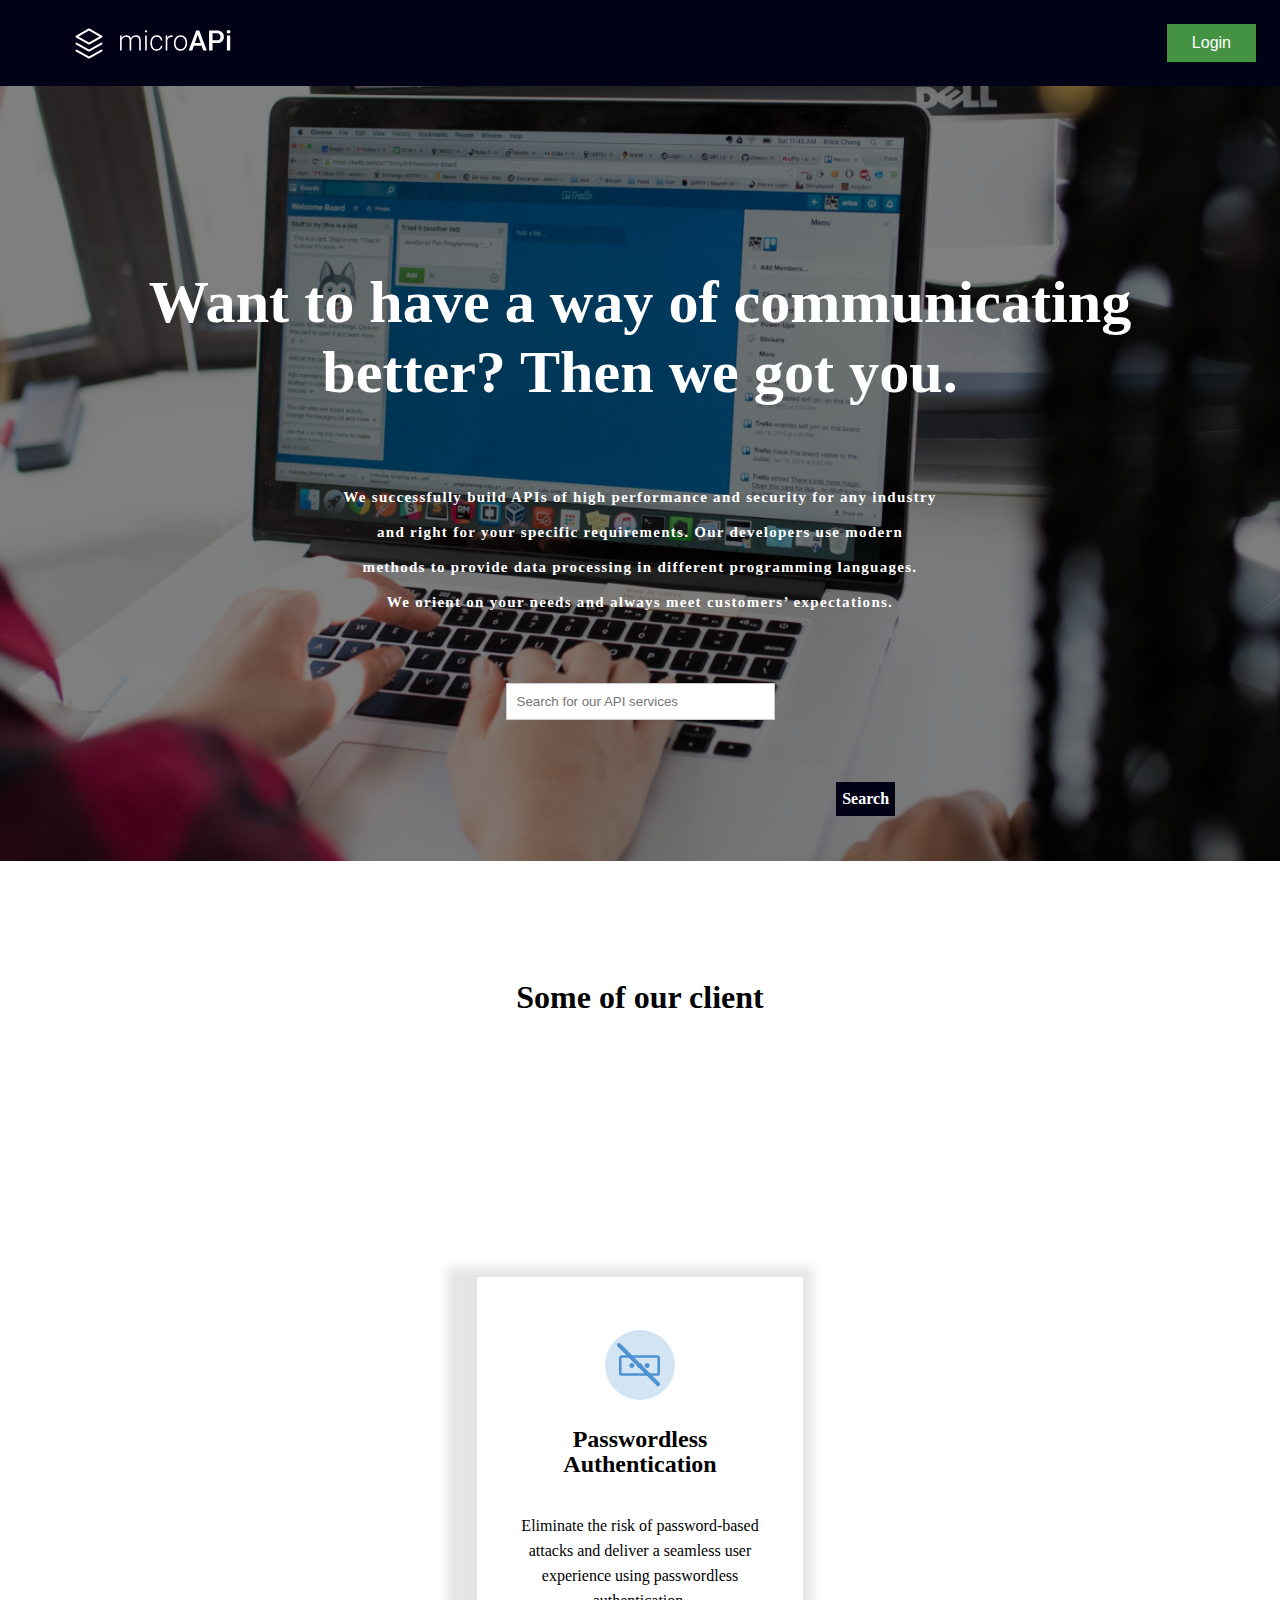
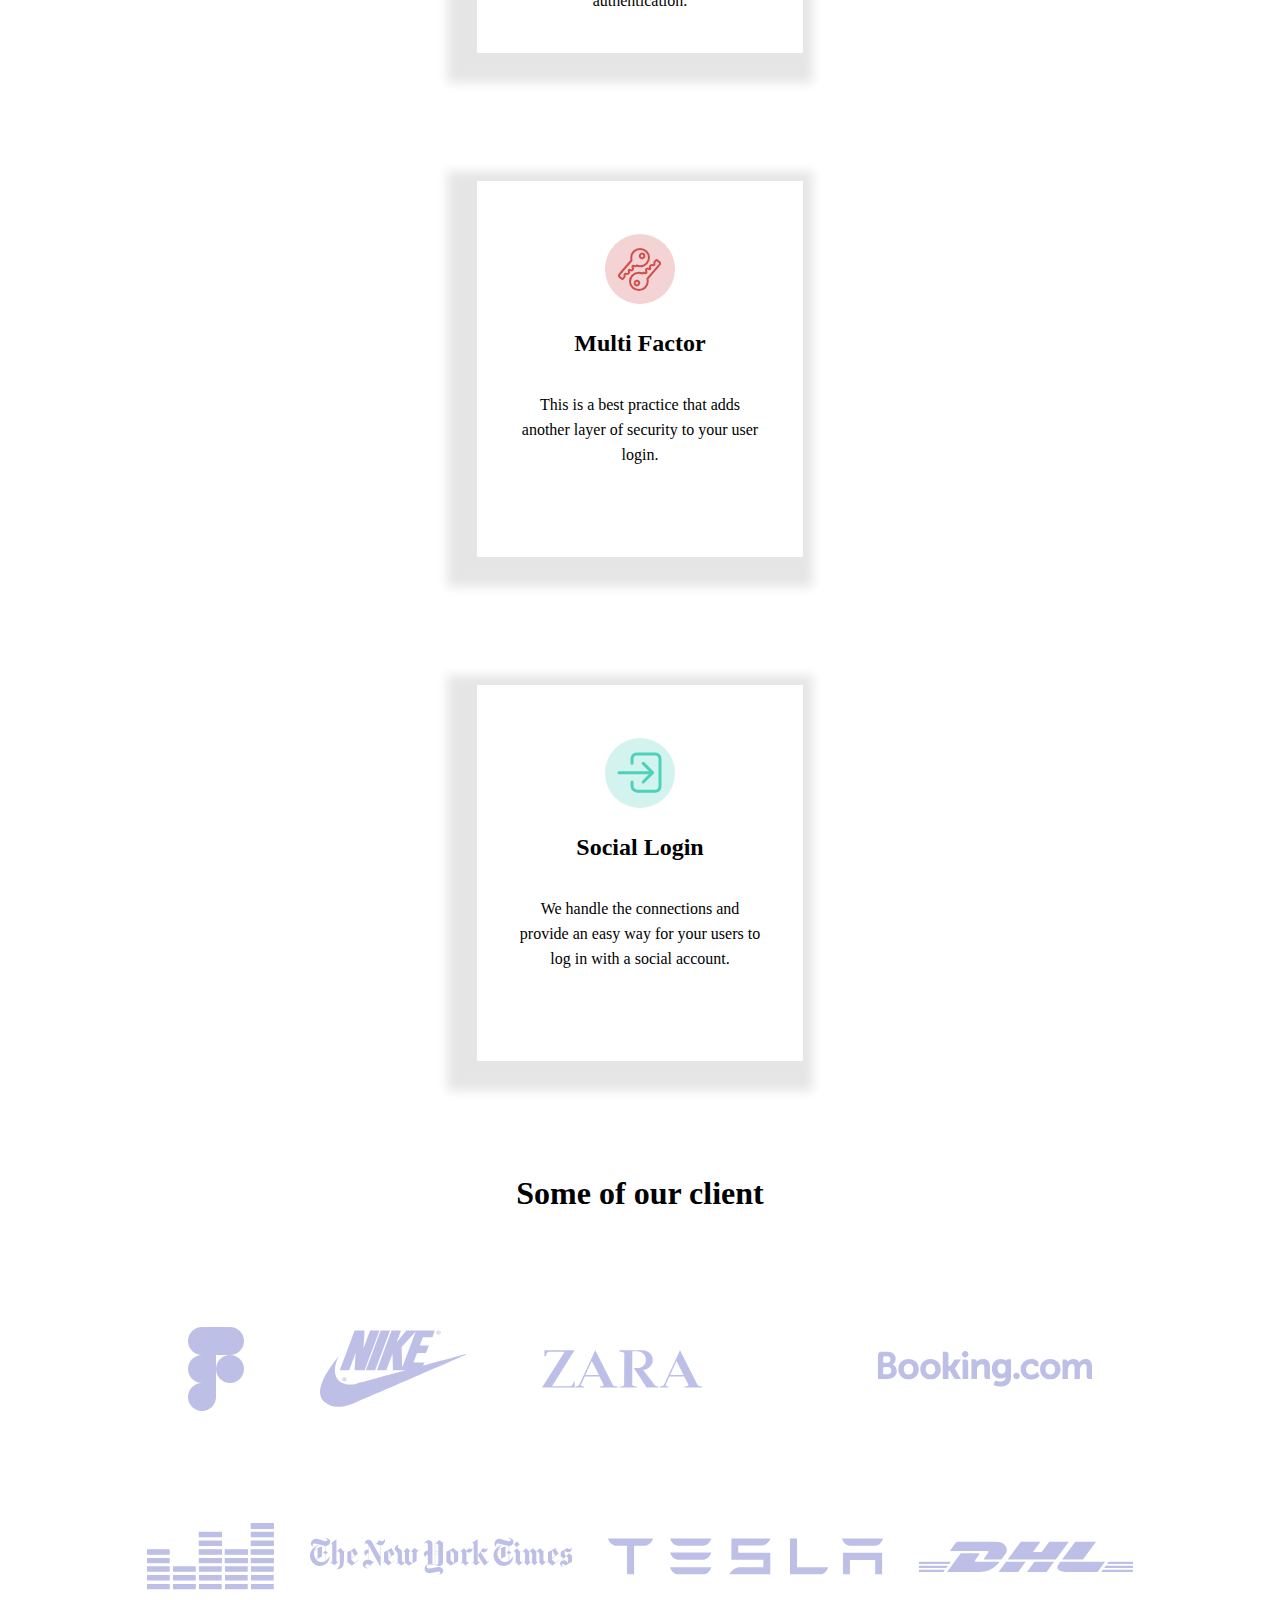
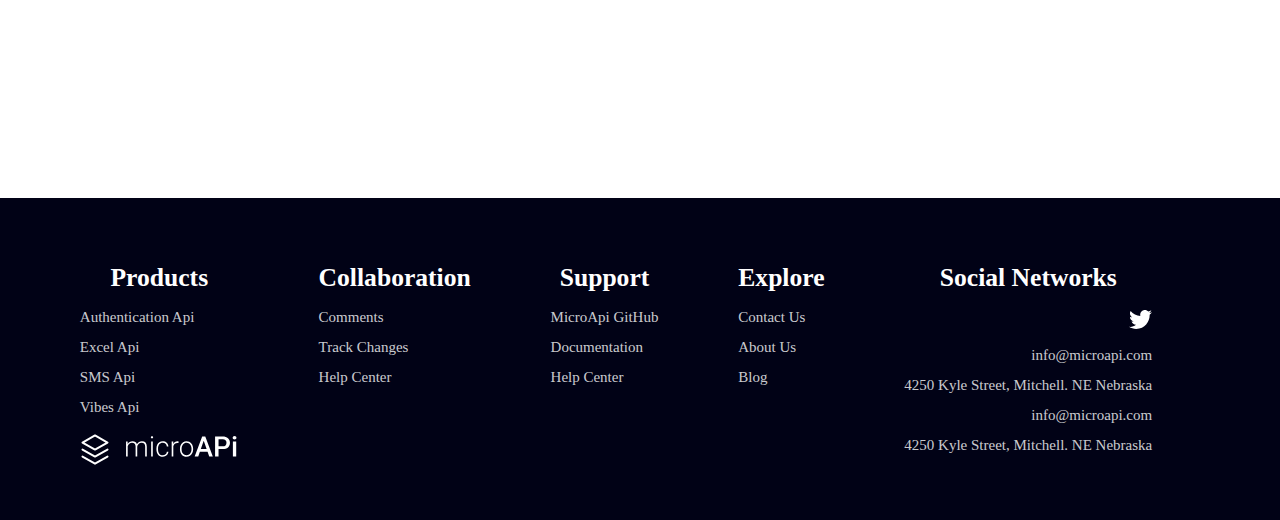
<file: index.html>
<!DOCTYPE html>
<html lang="en">
  <head>
    <meta charset="UTF-8" />
    <meta http-equiv="X-UA-Compatible" content="IE=edge" />
    <meta name="viewport" content="width=device-width, initial-scale=1.0" />
   
    <link rel="stylesheet" href="css/style.css" />
    <title>Micro Api</title>
  </head>
  <body>
    <header>
      <div class="head">
        <img src="image/logo (1).svg" alt="micro Api" />
        <div class="column">
          <p>Home</p>
          <p>Dashboard</p>
          <p>Contact us</p>
          <p>Sign up</p>
          <button>Login</button>
        </div>
      </div>
      <div class="photodune">
        <h1>Want to have a way of communicating <br> better? Then we got you.</h1>
        <br>
        <p>
          We successfully build APIs of high performance and security for any
          industry <br />
          and right for your specific requirements. Our developers use modern
          <br />
          methods to provide data processing in different programming languages.
          <br />
          We orient on your needs and always meet customers’ expectations.
        </p>
        <div class="input">
        <input
          type="text"
          placeholder="Search for our API services"
          name="search"
          search
        />
      </div>
     
        <button" class="search">Search</button>
      
      </div>
      
    </header>
    <main>
      <div class="micro">
        <h1>Some of our client</h1>

        <div class="box-container">
          <div class="box-card">
            <img src="image/Group 42.svg" alt="" />
            <h2>
              Passwordless <br />
              Authentication
            </h2>
            <p>
              Eliminate the risk of password-based <br />
              attacks and deliver a seamless user <br />
              experience using passwordless <br />
              authentication.
            </p>
          </div>
          <div class="box-card">
            <img src="image/Group 41.svg" alt="" />
            <h2>Multi Factor</h2>
            <p>
              This is a best practice that adds <br />
              another layer of security to your user <br />
              login.
            </p>
          </div>
          <div class="box-card">
            <img src="image/Group 43.svg" alt="" />
            <h2>Social Login</h2>
            <p>
              We handle the connections and <br />
              provide an easy way for your users to <br />
              log in with a social account.
            </p>
          </div>
        </div>

        <div class="micro">
          <h1>Some of our client</h1>
        </div>
        <div class="image-2">
          <img class="pic" src="image/Figma logo.svg" alt="Figma" />
          <img class="pic" src="image/Nike logo.svg" alt="nike" />
          <img class="pic" src="image/Zara logo.svg" alt="zara" />
          <img class="pic" src="image/Vector (4).svg" alt="Vector" />
          <img class="pic" src="image/Booking.com.svg" alt="Booking" />
        </div>
        <div class="image-2">
          <img class="pic" src="image/Deezer.svg" alt="deezer" />
          <img class="pic" src="image/NYT logo.svg" alt="NYT" />
          <img class="pic" src="image/TESLA.svg" alt="TESLA" />
          <img class="pic" src="image/DHL.svg" alt="DHL" />
        </div>
      </div>
    </main>
    <footer>
   <div class="foot">
        <div class="api">
          <h1>Products</h1>
          <p>Authentication Api</p>
          <p>Excel Api</p>
          <p>SMS Api</p>
          <p>Vibes Api</p>
          <img class="figure" src="image/logo (1).svg" alt="microapi">
        </div>
        <div class="api">
          <h1>Collaboration</h1>
          <p>Comments</p>
          <p>Track Changes</p>
          <p>Help Center</p>
        </div>
        <div class="api">
          <h1>Support</h1>
          <p>MicroApi GitHub</p>
          <p>Documentation</p>
          <p>Help Center</p>
        </div>
        <div class="api">
          <h1>Explore</h1>
          <p>Contact Us</p>
          <p>About Us</p>
          <p>Blog</p>
        </div>
        <div class="social">
          <h1>Social Networks</h1>
          <img src="image/Vector (4).svg" alt="">
          <p class="right">info@microapi.com</p>
          <p>4250 Kyle Street, Mitchell. NE Nebraska</p>
        
         <p >info@microapi.com</p>
         <p>4250 Kyle Street, Mitchell. NE Nebraska</p>
        
        </div>
    </div>
    </footer>
  </body>
</html>
</file>
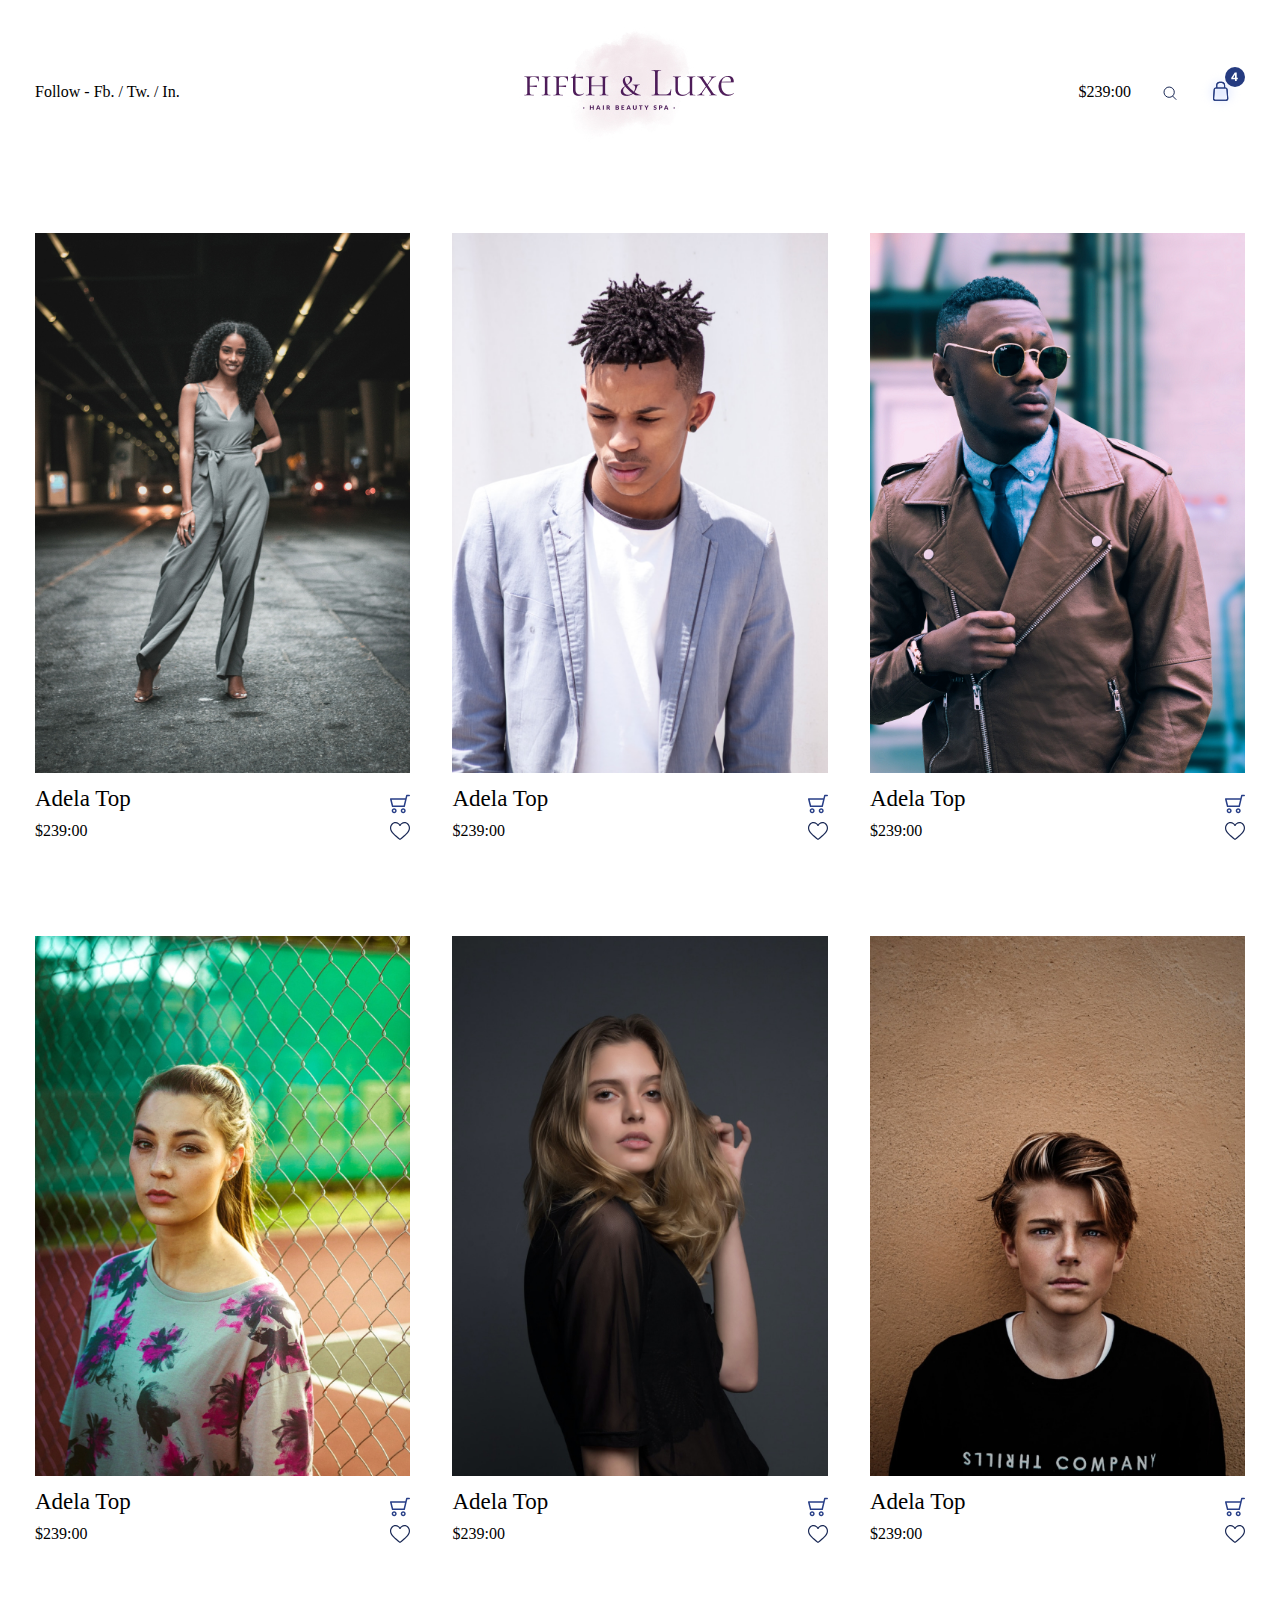
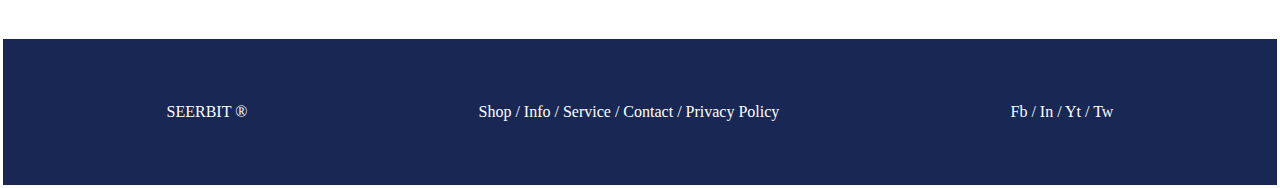
<file: image/FE TEST/index.html>
<!DOCTYPE html>
<html lang="en">
  <head>
    <meta charset="UTF-8" />
    <meta http-equiv="X-UA-Compatible" content="IE=edge" />
    <meta name="viewport" content="width=device-width, initial-scale=1.0" />
    <link rel="stylesheet" href="css/style.css" />
    <link
      href="https://fonts.googleapis.com/css2?family=Roboto&display=swap"
      rel="stylesheet"
    />
    <title>Document</title>
  </head>
  <body>
    <div id="box-container">
      <header class="fifth">
        <div class="follow"><p>Follow - Fb. / Tw. / In.</p></div>
        <img
          src="image/logo-maker-for-a-professional-makeup-artist-2210d-6 1 (1).jpg"
          alt="logo"
        />

        <div class="top-bar">
          <div class="dollar">
            <p>$239:00</p>
          </div>
          <div class="icon">
            <img class="bar" src="image/search-bar.svg" alt="searchbar" />
            <img src="image/cart notification.svg" alt="cart notification" />
          </div>
        </div>
      </header>
      <main>
        <div class="products-container">
          <div class="product-card">
            <img src="image/judeus-samson-0UECcInuCR4-unsplash 1.jpg" alt="" />
            <div class="price-tag">
              <p class="adela">Adela Top</p>
              <p class="money">$239:00</p>
              <div class="vector">
                <img
                  class="cart"
                  src="image/shopping-cart 1 (1).svg"
                  alt="cart"
                />
                <img class="like" src="image/Vector (1).svg" alt="like" />
              </div>
            </div>
          </div>

          <div class="product-card">
            <img src="image/judeus-samson-0UECcInuCR4-unsplash 3.png" alt="" />
            <div class="price-tag">
              <p class="adela">Adela Top</p>
              <p class="money">$239:00</p>
              <div class="vector">
                <img
                  class="cart"
                  src="image/shopping-cart 1 (1).svg"
                  alt="cart"
                />
                <img class="like" src="image/Vector (1).svg" alt="like" />
              </div>
            </div>
          </div>

          <div class="product-card">
            <img src="image/judeus-samson-0UECcInuCR4-unsplash 2.jpg" alt="" />
            <div class="price-tag">
              <p class="adela">Adela Top</p>
              <p class="money">$239:00</p>
              <div class="vector">
                <img
                  class="cart"
                  src="image/shopping-cart 1 (1).svg"
                  alt="cart"
                />
                <img class="like" src="image/Vector (1).svg" alt="like" />
              </div>
            </div>
          </div>

          <div class="product-card">
            <img
              src="image/judeus-samson-0UECcInuCR4-unsplash 1 (2).jpg"
              alt="girl-1"
            />
            <div class="price-tag">
              <p class="adela">Adela Top</p>
              <p class="money">$239:00</p>
              <div class="vector">
                <img
                  class="cart"
                  src="image/shopping-cart 1 (1).svg"
                  alt="cart"
                />
                <img class="like" src="image/Vector (1).svg" alt="like" />
              </div>
            </div>
          </div>
          <div class="product-card">
            <img
              src="image/judeus-samson-0UECcInuCR4-unsplash 2 (1).jpg"
              alt="girl-2"
            />
            <div class="price-tag">
              <p class="adela">Adela Top</p>
              <p class="money">$239:00</p>
              <div class="vector">
                <img
                  class="cart"
                  src="image/shopping-cart 1 (1).svg"
                  alt="cart"
                />
                <img class="like" src="image/Vector (1).svg" alt="like" />
              </div>
            </div>
          </div>
          <div class="product-card">
            <img
              src="image/judeus-samson-0UECcInuCR4-unsplash 3 (2).jpg"
              alt="boy-1"
            />
            <div class="price-tag">
              <p class="adela">Adela Top</p>
              <p class="money">$239:00</p>
              <div class="vector">
                <img
                  class="cart"
                  src="image/shopping-cart 1 (1).svg"
                  alt="cart"
                />
                <img class="like" src="image/Vector (1).svg" alt="like" />
              </div>
            </div>
          </div>
        </div>
      </main>
      <footer>
        <div class="foot">
          <p>SEERBIT ®</p>
          <p>Shop / Info / Service / Contact / Privacy Policy</p>
          <p>Fb / In / Yt / Tw</p>
        </div>
      </footer>
    </div>
  </body>
</html>
</file>
<file: css/style.css>
body {
  padding: 0;
  margin: 0;
  max-width: 100%;
}
h1 {
  text-align: center;
}
@media screen and (max-width:500px) {
  .photodune input[type="text"] {
    margin-left: 15%;
    }
}
@media screen and (max-width: 500px) {
  .photodune input[type="text"] {
  margin-left: 15%;
  }
}
@media screen and (max-width: 500px) {
  .search {
 display: none;
  }
}
@media screen and (max-width: 500px) {
  .input input[type="text"] {
    margin-top: 3rem;
    
    border: 1px solid #ccc;
    padding-top: 1px;
    padding-bottom: 1px;
    padding-right: 5000px;
    padding-left: 1px;
  }
}
@media screen and (max-width: 500px ) {
  .foot h1 {
    font-size: 30px;
  }
}
@media screen and (max-width: 500px ) {
  .foot { 
display: flex;
flex-wrap: wrap;
flex-direction: column;
text-align: center;
font-size: 8vw;
  }
}
@media screen and (max-width: 500px ) {
  .search {
    font-size: 2vw;
  }
}
@media screen and (max-width: 500px ) {
  .photodune {
    display: flex;
    flex-wrap: wrap;
    flex-direction: column;
    margin: 0 auto;
    text-align: center;
    background-repeat: no-repeat; 
    background-size: cover;
    max-width: 100%;
background-image: url(../image/photodune-12772856-diverse-group-people-working-together-concept-s-600x450\ 3\ 2.jpg);

  }
}
@media screen and (max-width: 700px ) {
     .column button {
      text-align: center;
      font-size: 15px;
     
     }
}
@media screen and (max-width: 700px ) {
    .head img {
        display: none;
    }
}
@media screen and (max-width: 700px ) {
    .photodune {
        background-image: url(../image/photodune-12772856-diverse-group-people-working-together-concept-s-600x450\ 3\ 2.jpg);
        text-align: center;
    }
}



@media screen and (max-width: 700px) {
    .photodune input[type="text"] {
      display: flex;
      justify-content: center;
      padding-left: 10rem;
    }
}
@media screen and (max-width: 930px) {
    .micro p {
        font-size: 2vw;
    }
}

@media screen and (max-width: 930px ) {
    .pic {
        padding-top: 3rem;
        padding-left: 3rem;
    }
}

@media screen and (max-width: 930px ) {
    .image-2 {
        display: flex;
        justify-content: space-between;
        flex-wrap: wrap;
    }
}


@media screen and (max-width: 930px ) {
    .head {
        display: none;
    }
}
@media screen and (max-width: 930px ) {
    .photodune {
background-image: url(../image/photodune-12772856-diverse-group-people-working-together-concept-s-600x450\ 3\ 2.jpg);
      background-size: cover;
      background-position: center;
    }
}
@media screen and (max-width: 930px){
    .image {
        display: flex;
        flex-wrap: wrap;
        flex-direction: column;
        margin-top: 10rem;
    }
}



@media screen and (max-width: 1350px) {
.box-container {
    max-width: 100%;
    align-items: center;
    display: flex;
    flex-direction: column;
flex-wrap: wrap;
   }

  }



  @media screen and (max-width: 1350px) {
      .head p {
          display: none;
      }
  }



  @media screen and (max-width: 1350px) {
    .photodune {
    background-position: center;
    
    background-image: url(../image/photodune-12772856-diverse-group-people-working-together-concept-s-600x450\ 3\ 2.jpg);
         max-width: 100%;
      background-repeat: no-repeat;
      text-align: center;
      padding-top: 200rem;
    }
}

@media screen and (max-width: 1350px) {
    .box-card {
        max-width: 100%;
        margin-top: 8rem;
    }
}


@media screen and (max-width: 1350px) {
    .image-2 {
    
        display: flex;
        flex-direction: row;
        flex-wrap: wrap;
        padding-left: 2px;
        padding-right: 2px;
        justify-content: space-between;
        padding-bottom: 2rem;
    }
}
#background {
    margin-top: 4rem;
    background: #010216;
    max-width: 100%;
    height: auto;
    padding-bottom: 3rem;
}


.head {
    background: #010216;
    display: flex;
  justify-content: space-between;
  width: auto;
  padding: 1.5rem;
}
.head img {
  margin-left: 50px;
}
.head p {
  color: #ffffff;
  margin-left: 30px;
 
}

.column {
    display: flex;
}

.column button {
  margin-left: 30px;
  background: #449342;

  border: none;
  color: white;
  padding-left: 25px;
  padding-right: 25px;
  text-align: center;
  text-decoration: none;
  display: inline-block;
  font-size: 16px;
}
.photodune {
  background-image: url(../image/photodune-12772856-diverse-group-people-working-together-concept-s-600x450\ 3\ 2.jpg);
  background-repeat: no-repeat;
  background-size: cover;
  box-shadow: inset 0 0 0 100vw rgba(0, 0, 0, 0.5);
 padding-top: 11vw;
 padding-bottom: 11vw;
  color: #ffffff;
  text-align: center;
  font-weight: 600;
  font-family: sans-serif "Montserrat";
  width: auto;
}
.photodune h1 {
  font-size: 4.7vw;
}
.photodune p {
  font-size: 15px;
  line-height: 35px;
  color: #ffffff;
  letter-spacing: 0.1vw;
  
  
}
.photodune input[type="text"] {
  margin-top: 3rem;
  border: 1px solid #ccc;
  padding-top: 10px;
  padding-bottom: 10px;
  padding-right: 80px;
  padding-left: 10px;
}
.search {

  background: rgba(1, 2, 22, 1);
position: absolute;
top: 48.9rem;
left: 36.8rem;
  padding-top: 0.6vw;
  padding-bottom: 0.6vw;
  padding-right: 0.5vw;
  padding-left: 0.5vw;
  margin-left: 19.3vw;
 
}

.box-container {
  display: flex;
  justify-content: space-around;
  padding-top: 7rem;
}

.micro {
  text-align: center;
  padding: 2rem;
  margin-top: 5%;
  margin-bottom: 5%;
}


.micro p {
  padding: 1rem;
  line-height: 25px;
  
}
.box-card {
  padding-top: 50px;
  width: 20rem;
  height: 20rem;
  background-color: #ffffff;
  border: solid #ffffff;
  box-shadow: -10px 10px 10px 20px rgba(0, 0, 0, 0.1);
  line-height: 25px;
}
.image {
  display: flex;
  justify-content: space-between;
}
.image-2 {
  display: flex;
  flex-wrap: wrap;
  padding-left: 5rem;
  padding-right: 5rem;
  justify-content: space-evenly;
  margin-bottom: 5rem;
  
  
}
.foot {
  background: #010216;
  max-width: 100%;
  height: auto;
  padding-right: 3rem;
  padding-top: 3rem;
  padding-bottom: 3rem;
  display: flex;
  justify-content: space-evenly;
  font-size: 1vw;
  color: #ffffff;
}

.foot p {
  color: rgba(255, 255, 255, 0.8);
  font-size: 15px;
  line-break: normal;
  line-height: 100%;
 
}

.pri {
    padding-top: 3rem;
}
.social {
    text-align: right;
}
</file>
<file: image/FE TEST/css/style.css>
body {
  padding: 0;
  margin: 0;
  background-color: #e5e5e5;
}

#box-container {
  background: #ffffff;
  width: auto;

  border: #ffffff solid;
}
.fifth {
  display: flex;
  justify-content: space-between;
}
.follow {
  margin-top: 4rem;
  padding-left: 2rem;
}
.top-bar {
  display: flex;
  margin-top: 4rem;
  padding-right: 2rem;
}
.icon {
  margin-left: 2rem;
}
.bar {
  margin-bottom: 1rem;
  margin-right: 1rem;
}
.products-container {
  display: flex;
  justify-content: space-between;
  flex-wrap: wrap;
  padding-left: 2rem;
  padding-right: 2rem;
}

.product-card {
    width: 31%;
}


@media screen and (max-width: 700px) {
    #box-container {
        display: flex;
        flex-direction: column;
        flex-wrap: wrap;
      
    }
}


@media screen and (max-width: 650px) {
    .foot {
        display: flex;
        flex-direction: column;
        align-items: center;
    }
}



@media screen and (max-width: 750px) {
    .follow {
        display: none;
    }
}



@media screen and (max-width: 900px) {
    .product-card {
        width: 48%;
    }
}

@media screen and (max-width: 450px) {
    .product-card {
        width: 100%;
    }
}

.product-card img {
    max-width: 100%;
}

.price-tag {
  display: flex;
  flex-direction: column;
  flex-wrap: wrap;
}
.adela {
  margin-top: 5px;
  line-height: 33px;
  font-size: 23px;
}
.money {
  display: block;
  margin-block-start: -1rem;
  margin-block-end: 6rem;
  margin-inline-start: 0px;
  margin-inline-end: 0px;
}
.vector {
  display: flex;
  flex-direction: column;
  align-items: flex-end;
}
.cart {
  display: block;
  margin-block-start: -8.9rem;
  margin-block-end: 6rem;
  margin-inline-start: 0px;
  margin-inline-end: 0px;
}
.like {
  display: block;
  margin-block-start: -5.5rem;
  margin-block-end: 6rem;
  margin-inline-start: 0px;
  margin-inline-end: 0px;
}
.foot {
    background-color:#182754;
    max-width: 100%;
    height: auto;
    display: flex;
    justify-content: space-around;
    color: #FFFFFF;
    padding: 3rem;
}
</file>
